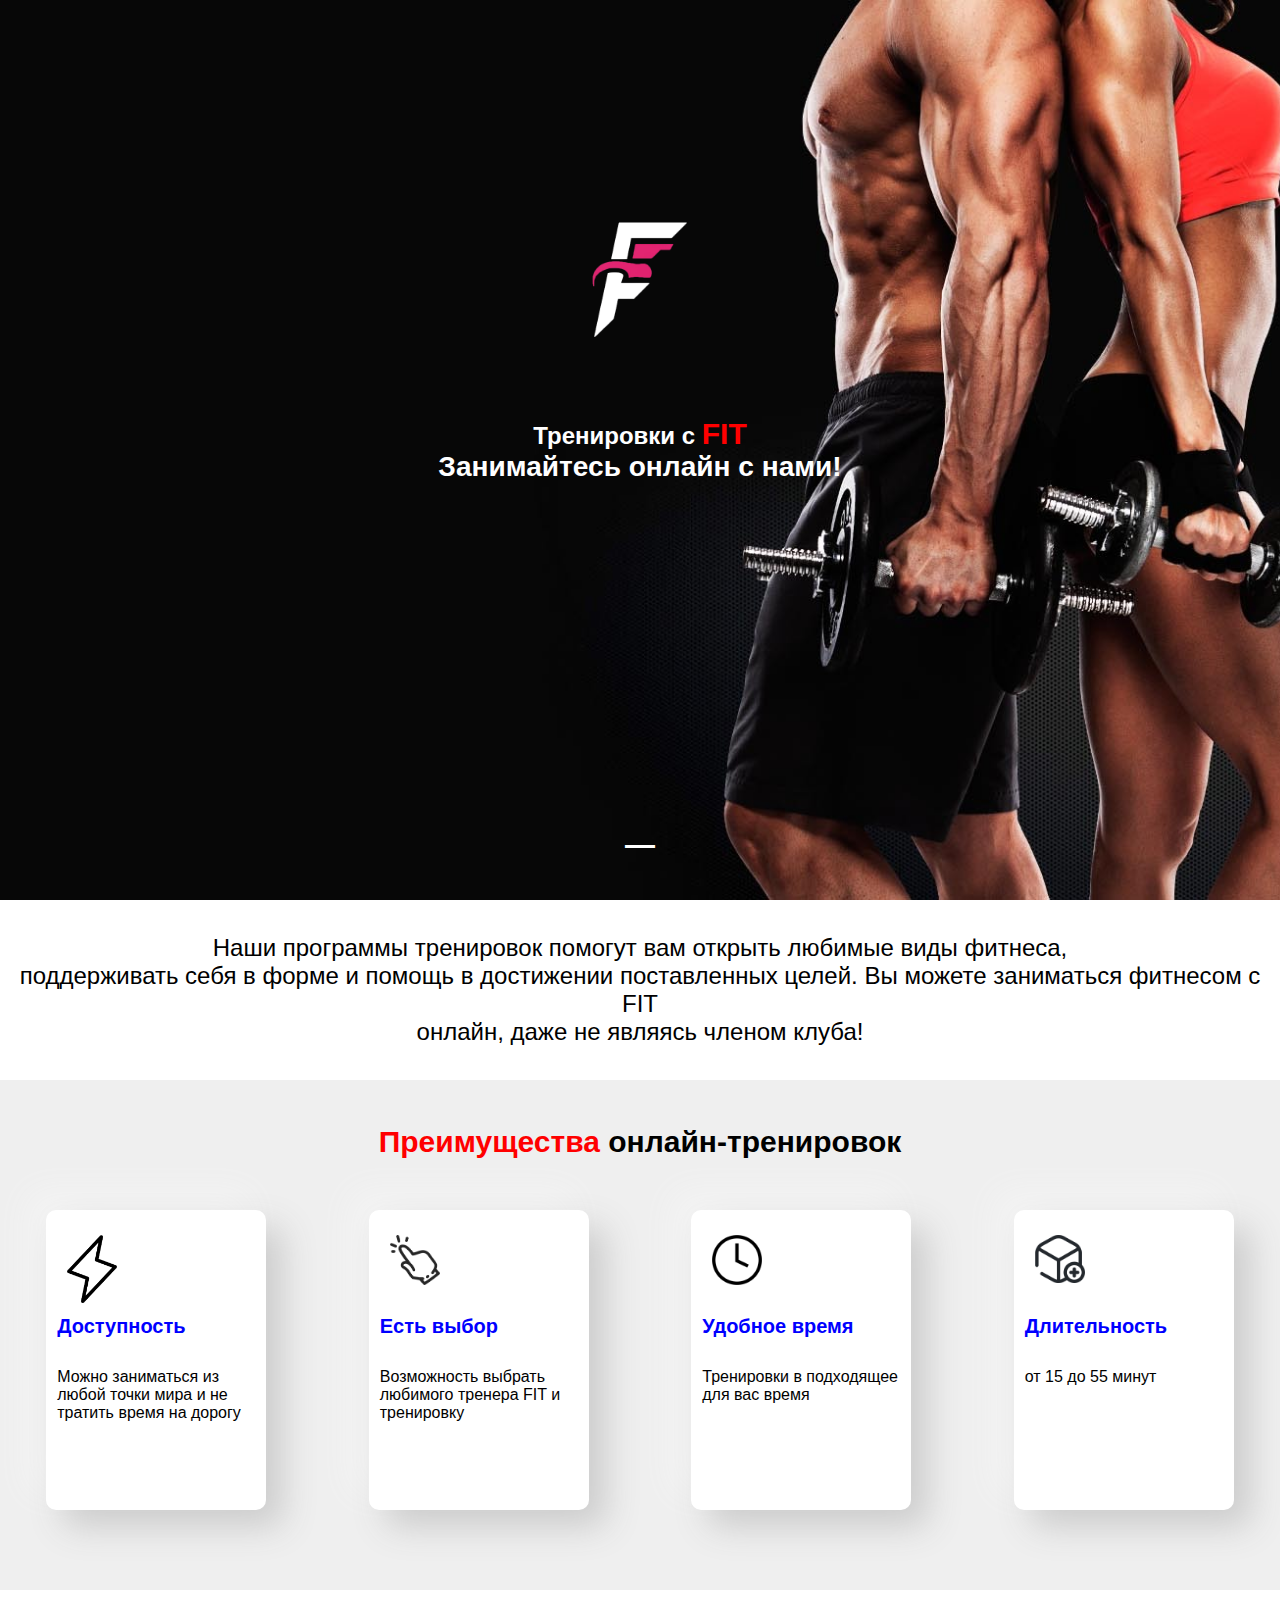
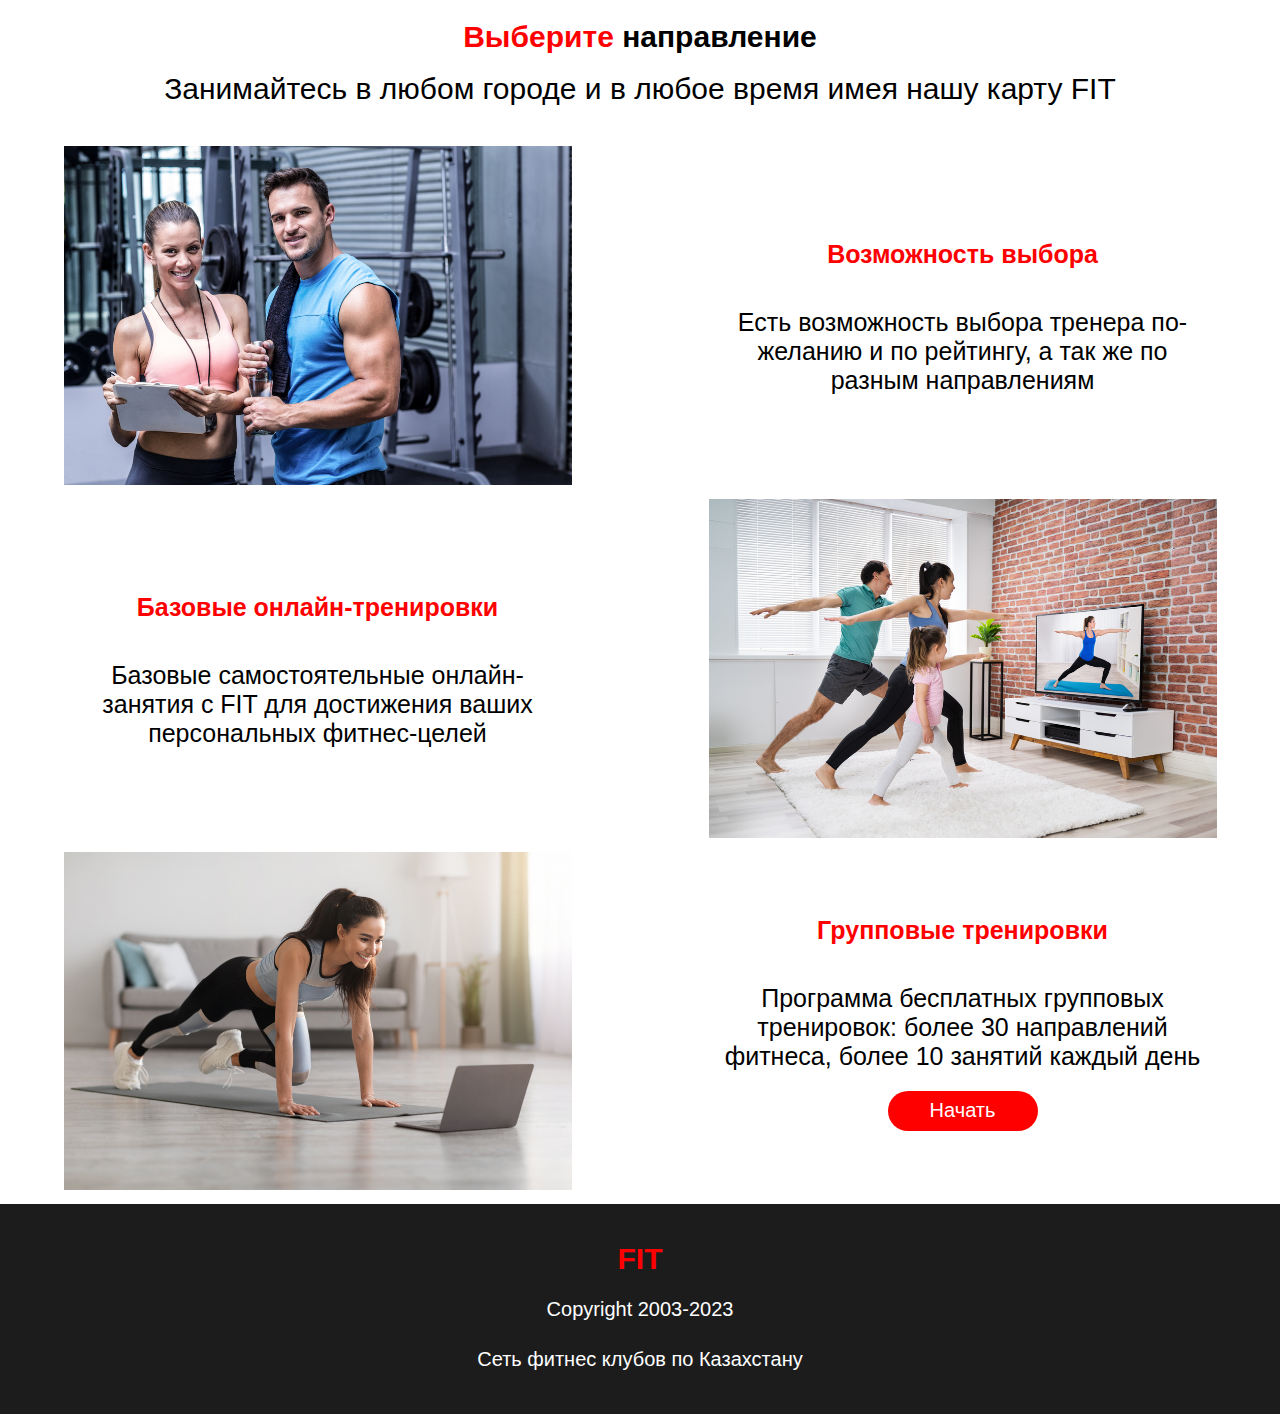
<file: index.html>
<!DOCTYPE html>
<html lang="en">
<head>
    <meta charset="UTF-8">
    <meta name="viewport" content="width=device-width, initial-scale=1.0">
    <title>Document</title>
    <link rel="stylesheet" href="css/style.css">
</head>
<body>
    <div class="block">
        <div class="header">
            <img src="icon/logo.png" alt="">
            <p>Тренировки с <span class="fit">FIT</span></p>
            <h3>Занимайтесь онлайн с нами!</h3>
            <a href="#hh">&#8213;</a>
        </div>
        <div class="info" id="hh">
            <p>Наши программы тренировок помогут вам открыть любимые виды фитнеса,<br> 
                поддерживать себя в форме и помощь в достижении поставленных целей. Вы можете заниматься фитнесом с FIT <br>
                онлайн, даже не являясь членом клуба!</p>
        </div>
        <div class="prime">
            <h3><span class="primeSpan">Преимущества</span> онлайн-тренировок</h3>
                <div class="content"><div class="c1"><h4>Доступность</h4><p class="textCon">Можно заниматься из любой точки мира и не тратить время на дорогу</p></div></div>
                <div class="content"><div class="c2"><h4>Есть выбор</h4><p class="textCon">Возможность выбрать любимого тренера FIT и тренировку</p></div></div>
                <div class="content"><div class="c3"><h4>Удобное время</h4><p class="textCon">Тренировки в подходящее для вас время</p></div></div>
                <div class="content"><div class="c4"><h4>Длительность</h4><p class="textCon">от 15 до 55 минут</p></div></div>
        </div>
        <div class="plan">
            <div class="headPlan"><p class="primeP"><span>Выберите</span> направление</p><br>
             <p>Занимайтесь в любом городе и в любое время имея нашу карту FIT </p>
            </div>
            <div class="conPlan">
                <div class="img">
                    <img src="img/1.jpg" alt="error photo">
                </div>
                <div class="text">
                    <span>Возможность выбора </span><br><p>Есть возможность выбора тренера по-желанию и по рейтингу, а так же по разным направлениям</p>
                </div>
            </div>
            <div class="conPlan" id="mid">
                <div class="text">
                    <span>Базовые онлайн-тренировки </span><br><p> Базовые самостоятельные онлайн-занятия с FIT для достижения ваших персональных фитнес-целей</p>
                </div>
                <div class="img">
                    <img src="img/2.jpg" alt="">
                </div>
            </div>        
            <div class="conPlan">
                <div class="img">
                    <img src="img/3.jpg" alt="">
                </div>
                <div class="text">
                    <span>Групповые тренировки</span><br>
                    <p> Программа бесплатных групповых тренировок: более 30 направлений фитнеса, более 10 занятий каждый день</p>
                    <a href="html/location.html" id="BTN">Начать</a>
                </div>
            </div>
        </div>
        <div class="footer">
            <p>
                <span>FIT</span>
                Copyright 2003-2023 <br>
                Сеть фитнес клубов по Казахстану
            </p>
        </div>
    </div>
</body>
</html>
</file>
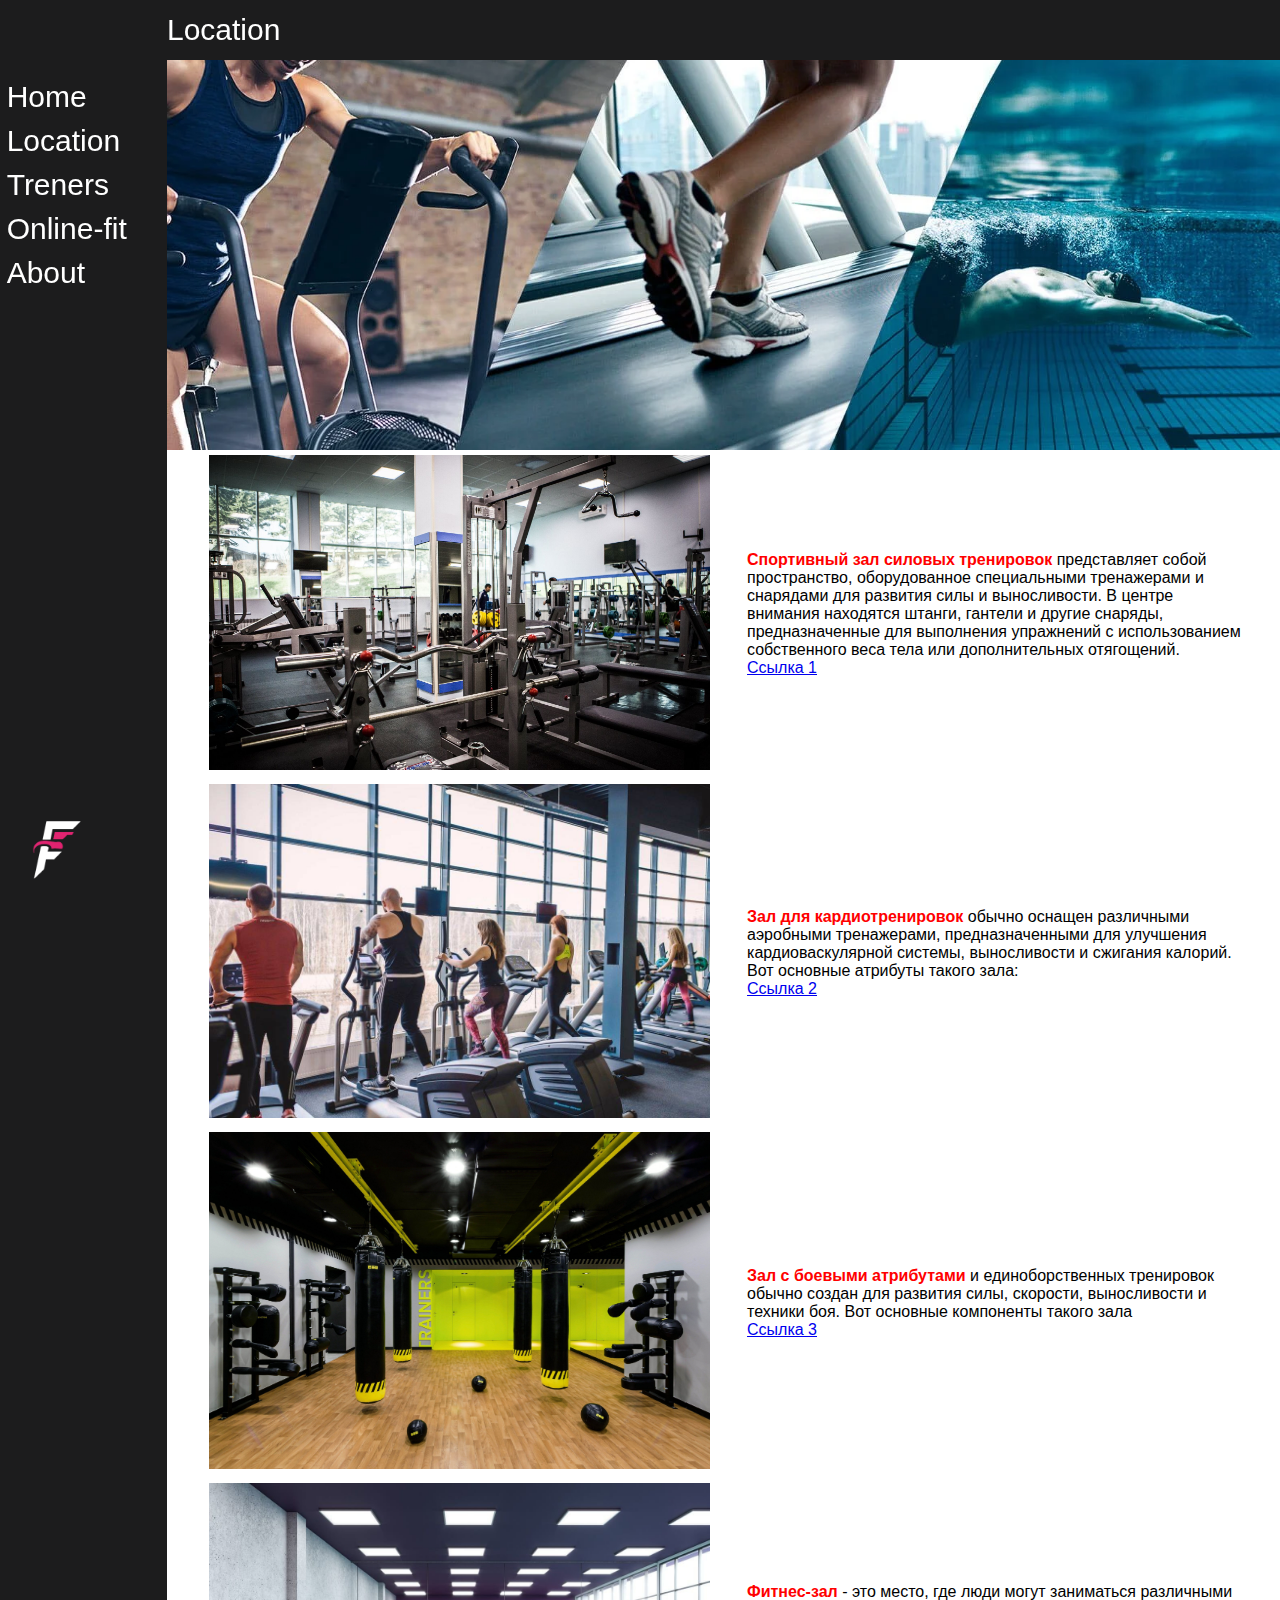
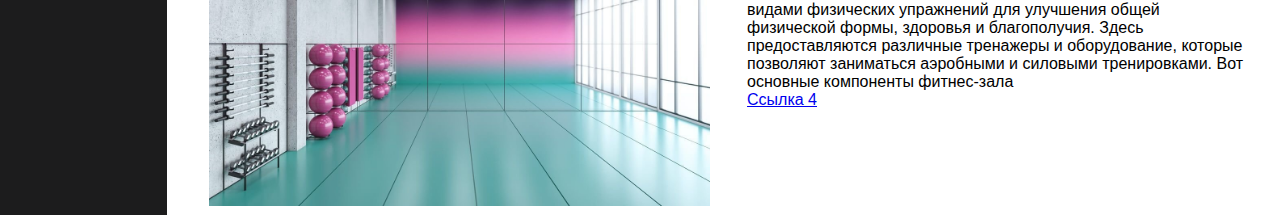
<file: html/location.html>
<!DOCTYPE html>
<html lang="en">
<head>
    <meta charset="UTF-8">
    <meta name="viewport" content="width=device-width, initial-scale=1.0">
    <title>Document</title> 
    <link rel="stylesheet" href="../css/location.css">
</head>
<body>
    <div class="block">
        <div class="header2"></div>
        <div class="header">
            <ul class="main">
                <li><a href="../index.html"><p>Home</p></a></li>
                <li><a href="location.html"><p>Location</p></a></li>
                <li><a href="treners.html"><p>Treners</p></a></li>
                <li><a href="online.html"><p>Online-fit</p></a></li>
                <li><a href="http://"><p>About</p></a></li>
            </ul>
        </div>

        <div class="content">
            <div class="contentHeader">
                <p>Location</p>
            </div>

            <div class="conHeadImg"></div>

            <div class="blocks">
                <div class="img">
                    <img src="../img/sel.jpg" alt="">
                </div>
                <div class="text">                    
                        <p><b style="color:red">Спортивный зал силовых тренировок</b> представляет собой пространство, оборудованное специальными тренажерами и снарядами для развития силы и выносливости. В центре внимания находятся штанги, гантели и другие снаряды, предназначенные для выполнения упражнений с использованием собственного веса тела или дополнительных отягощений.</p>
                        <p><b>Штанги и гантели:</b> Это основные инструменты для силовых тренировок. Штанги различной весовой категории позволяют наращивать силу и массу мышц, выполняя упражнения, такие как приседания, жимы, тяги и подтягивания. Гантели также используются для множества упражнений, обеспечивая большую свободу движений.</p>
                        <p><b>Тренажеры:</b> Дополнительно к штангам и гантелям, многие залы оборудуются специальными тренажерами, направленными на развитие определенных групп мышц. Это могут быть тренажеры для ног, груди, спины, плеч и других частей тела. </p>
                        <p><b>Стойки и скамьи:</b> Важные элементы для безопасного и эффективного выполнения упражнений с штангой. Стойки предназначены для поддержки штанги при выполнении упражнений типа жима, а скамьи используются для поддержки тела в положении лежа при жиме и других упражнениях. </p>                    
                        <p><a href="#" class="info-link" data-info="<p><b>Штанги и гантели:</b> Это основные инструменты для силовых тренировок. Штанги различной весовой категории позволяют наращивать силу и массу мышц, выполняя упражнения, такие как приседания, жимы, тяги и подтягивания. Гантели также используются для множества упражнений, обеспечивая большую свободу движений.</p>
                            <p><b>Тренажеры:</b> Дополнительно к штангам и гантелям, многие залы оборудуются специальными тренажерами, направленными на развитие определенных групп мышц. Это могут быть тренажеры для ног, груди, спины, плеч и других частей тела. </p>
                            <p><b>Стойки и скамьи:</b> Важные элементы для безопасного и эффективного выполнения упражнений с штангой. Стойки предназначены для поддержки штанги при выполнении упражнений типа жима, а скамьи используются для поддержки тела в положении лежа при жиме и других упражнениях. </p>">Ссылка 1</a></p>
                    </div>
            </div>

            <div class="blocks">
                <div class="img">
                    <img src="../img/velo.jpeg" alt="">
                </div>
                <div class="text">                    
                        <p><b style="color:red">Зал для кардиотренировок</b> обычно оснащен различными аэробными тренажерами, предназначенными для улучшения кардиоваскулярной системы, выносливости и сжигания калорий. Вот основные атрибуты такого зала: </p>
                        <p><b>Беговые дорожки:</b> Это один из самых популярных аэробных тренажеров. Беговые дорожки предлагают возможность бега и ходьбы на месте с регулируемой скоростью и уклоном. Они обычно имеют встроенные программы тренировок, измеряют пульс и расстояние, что позволяет пользователям отслеживать свой прогресс. </p>
                        <p><b>Эллиптические тренажеры:</b> Эллиптические тренажеры обеспечивают нагрузку на нижние и верхние конечности, а также на сердечно-сосудистую систему, при этом снижая нагрузку на суставы. Они позволяют проводить кардиотренировки без ударных нагрузок. </p>
                        <p><b>Велотренажеры:</b> Велотренажеры представляют собой аппараты, имитирующие велосипедную езду. Они могут быть вертикальными или горизонтальными. Велотренажеры эффективны для укрепления нижних конечностей и кардиоваскулярной системы.</p> 
                        <p> <a href="#" class="info-link" data-info="<p><b>Беговые дорожки:</b> Это один из самых популярных аэробных тренажеров. Беговые дорожки предлагают возможность бега и ходьбы на месте с регулируемой скоростью и уклоном. Они обычно имеют встроенные программы тренировок, измеряют пульс и расстояние, что позволяет пользователям отслеживать свой прогресс. </p>
                            <p><b>Эллиптические тренажеры:</b> Эллиптические тренажеры обеспечивают нагрузку на нижние и верхние конечности, а также на сердечно-сосудистую систему, при этом снижая нагрузку на суставы. Они позволяют проводить кардиотренировки без ударных нагрузок. </p>
                            <p><b>Велотренажеры:</b> Велотренажеры представляют собой аппараты, имитирующие велосипедную езду. Они могут быть вертикальными или горизонтальными. Велотренажеры эффективны для укрепления нижних конечностей и кардиоваскулярной системы.</p> ">Ссылка 2</a></p>
                    </div>
            </div>

            <div class="blocks">
                <div class="img">
                    <img src="../img/box.jpg" alt="">
                </div>
                <div class="text">
                        <p><b style="color:red">Зал с боевыми атрибутами</b> и единоборственных тренировок обычно создан для развития силы, скорости, выносливости и техники боя. Вот основные компоненты такого зала </p>
                        <p><b>Груши и мешки:</b> Это основные элементы зала. Груши могут быть различных размеров и форм, включая круглые, узкие (более похожие на мешки) и большие боксерские мешки. Они используются для тренировки ударов руками, ногами, локтями и коленями. </p>
                        <p><b>Стойки и крепления:</b> Для установки груш и мешков используются специальные стойки и крепления, которые обеспечивают безопасное и устойчивое размещение. </p>
                        <p><b>Тренировочные площадки:</b> Некоторые залы предоставляют специальные тренировочные площадки, которые имитируют ринги для бокса, борьбы или других единоборств. Это позволяет проводить спарринги и симулировать боевые ситуации. </p> 
                        <p><a href="#" class="info-link" data-info="<p><b>Груши и мешки:</b> Это основные элементы зала. Груши могут быть различных размеров и форм, включая круглые, узкие (более похожие на мешки) и большие боксерские мешки. Они используются для тренировки ударов руками, ногами, локтями и коленями. </p>
                            <p><b>Стойки и крепления:</b> Для установки груш и мешков используются специальные стойки и крепления, которые обеспечивают безопасное и устойчивое размещение. </p>
                            <p><b>Тренировочные площадки:</b> Некоторые залы предоставляют специальные тренировочные площадки, которые имитируют ринги для бокса, борьбы или других единоборств. Это позволяет проводить спарринги и симулировать боевые ситуации. </p> ">Ссылка 3</a></p>
                    </div>
            </div>

            <div class="blocks">
                <div class="img">
                    <img src="../img/fit.jpg" alt="">
                </div>
                <div class="text">
                        <p><b style="color:red">Фитнес-зал</b> - это место, где люди могут заниматься различными видами физических упражнений для улучшения общей физической формы, здоровья и благополучия. Здесь предоставляются различные тренажеры и оборудование, которые позволяют заниматься аэробными и силовыми тренировками. Вот основные компоненты фитнес-зала </p>
                        <p><b>Кардиооборудование:</b> Это включает в себя беговые дорожки, велотренажеры, эллиптические тренажеры, степперы и рампы. Кардиотренировки помогают улучшить сердечно-сосудистую выносливость, сжигают калории и улучшают общее здоровье. </p>
                        <p><b>Силовое оборудование:</b> Зал также оборудован различными силовыми тренажерами и грузами для работы над различными группами мышц. Сюда могут входить штанги, гантели, машины для подтягиваний, тяг и другие упражнения. </p>
                        <p><b>Функциональные тренировки:</b> Этот раздел включает в себя свободные веса, TRX-ленты, медицинские мячи, балансные платформы и другие приспособления, которые помогают улучшить гибкость, координацию, равновесие и функциональную силу. </p>
                        <p><b>Групповые занятия:</b> Многие фитнес-залы предлагают групповые занятия по различным направлениям, таким как йога, пилатес, зумба, аэробика, кардио-бокс и многое другое. Эти занятия обычно проводятся под руководством инструкторов и приносят дополнительную мотивацию и социальную атмосферу. </p>
                        <p><a href="#" class="info-link" data-info="<b>Кардиооборудование:</b> Это включает в себя беговые дорожки, велотренажеры, эллиптические тренажеры, степперы и рампы. Кардиотренировки помогают улучшить сердечно-сосудистую выносливость, сжигают калории и улучшают общее здоровье. <p><b>Силовое оборудование:</b> Зал также оборудован различными силовыми тренажерами и грузами для работы над различными группами мышц. Сюда могут входить штанги, гантели, машины для подтягиваний, тяг и другие упражнения. </p>
                            <p><b>Функциональные тренировки:</b> Этот раздел включает в себя свободные веса, TRX-ленты, медицинские мячи, балансные платформы и другие приспособления, которые помогают улучшить гибкость, координацию, равновесие и функциональную силу. </p>
                            <p><b>Групповые занятия:</b> Многие фитнес-залы предлагают групповые занятия по различным направлениям, таким как йога, пилатес, зумба, аэробика, кардио-бокс и многое другое. Эти занятия обычно проводятся под руководством инструкторов и приносят дополнительную мотивацию и социальную атмосферу. </p>">Ссылка 4</a></p>
                    </div>
            </div>

        </div>
    </div>
      <!-- Модальное окно -->
    <div id="myModal" class="modal">
        <div class="modal-content">
        <span onclick="closeModal()" style="float: right; cursor: pointer;">&times;</span>
        <p id="infoText"></p>
        </div>
    </div>
    <script src="../js/script.js"></script>
</body>
</html>
</file>
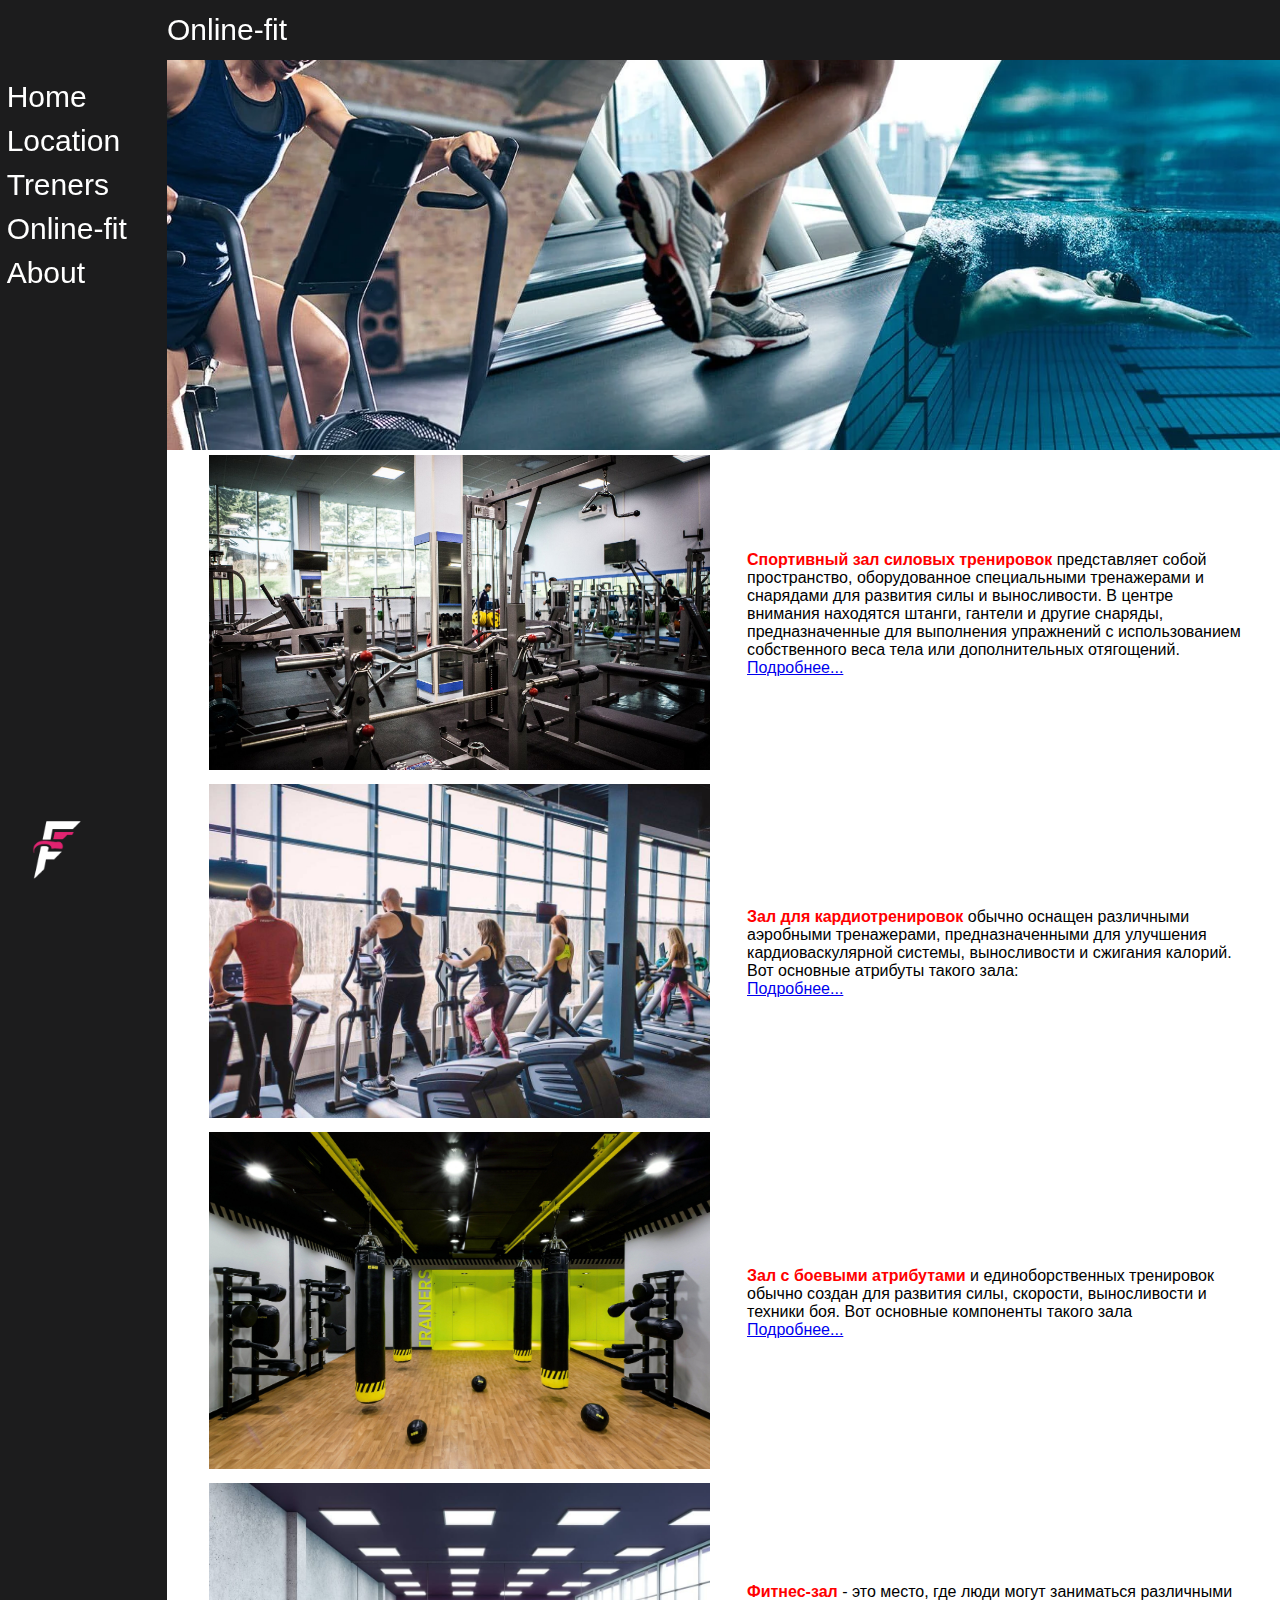
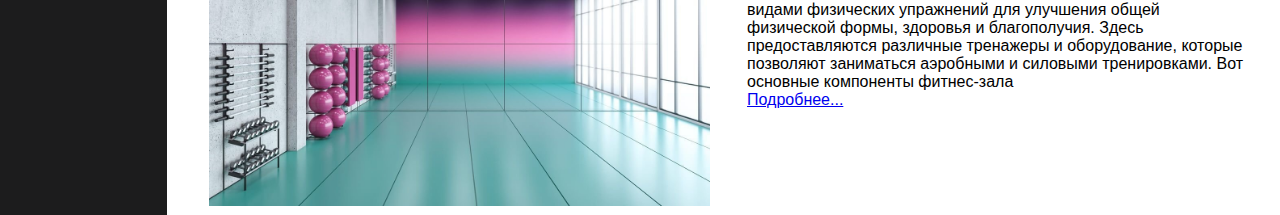
<file: html/online.html>
<!DOCTYPE html>
<html lang="en">
<head>
    <meta charset="UTF-8">
    <meta name="viewport" content="width=device-width, initial-scale=1.0">
    <title>Document</title> 
    <link rel="stylesheet" href="../css/online.css">
</head>
<body>
    <div class="block">
        <div class="header2"></div>
        <div class="header">
            <ul class="main">
                <li><a href="../index.html"><p>Home</p></a></li>
                <li><a href="location.html"><p>Location</p></a></li>
                <li><a href="treners.html"><p>Treners</p></a></li>
                <li><a href="online.html"><p>Online-fit</p></a></li>
                <li><a href="http://"><p>About</p></a></li>
            </ul>
        </div>

        <div class="content">
            <div class="contentHeader">
                <p>Online-fit</p>
            </div>

            <div class="conHeadImg"></div>

            <div class="blocks">
                <div class="img">
                    <img src="../img/sel.jpg" alt="">
                </div>
                <div class="text">                    
                        <p><b style="color:red">Спортивный зал силовых тренировок</b> представляет собой пространство, оборудованное специальными тренажерами и снарядами для развития силы и выносливости. В центре внимания находятся штанги, гантели и другие снаряды, предназначенные для выполнения упражнений с использованием собственного веса тела или дополнительных отягощений.</p>
                        <p><b>Штанги и гантели:</b> Это основные инструменты для силовых тренировок. Штанги различной весовой категории позволяют наращивать силу и массу мышц, выполняя упражнения, такие как приседания, жимы, тяги и подтягивания. Гантели также используются для множества упражнений, обеспечивая большую свободу движений.</p>
                        <p><b>Тренажеры:</b> Дополнительно к штангам и гантелям, многие залы оборудуются специальными тренажерами, направленными на развитие определенных групп мышц. Это могут быть тренажеры для ног, груди, спины, плеч и других частей тела. </p>
                        <p><b>Стойки и скамьи:</b> Важные элементы для безопасного и эффективного выполнения упражнений с штангой. Стойки предназначены для поддержки штанги при выполнении упражнений типа жима, а скамьи используются для поддержки тела в положении лежа при жиме и других упражнениях. </p>                    
                        <p><a href="#" class="info-link" data-info="<p><b>Штанги и гантели:</b> Это основные инструменты для силовых тренировок. Штанги различной весовой категории позволяют наращивать силу и массу мышц, выполняя упражнения, такие как приседания, жимы, тяги и подтягивания. Гантели также используются для множества упражнений, обеспечивая большую свободу движений.</p>
                            <p><b>Тренажеры:</b> Дополнительно к штангам и гантелям, многие залы оборудуются специальными тренажерами, направленными на развитие определенных групп мышц. Это могут быть тренажеры для ног, груди, спины, плеч и других частей тела. </p>
                            <p><b>Стойки и скамьи:</b> Важные элементы для безопасного и эффективного выполнения упражнений с штангой. Стойки предназначены для поддержки штанги при выполнении упражнений типа жима, а скамьи используются для поддержки тела в положении лежа при жиме и других упражнениях. </p>">Подробнее...</a></p>
                    </div>
            </div>

            <div class="blocks">
                <div class="img">
                    <img src="../img/velo.jpeg" alt="">
                </div>
                <div class="text">                    
                        <p><b style="color:red">Зал для кардиотренировок</b> обычно оснащен различными аэробными тренажерами, предназначенными для улучшения кардиоваскулярной системы, выносливости и сжигания калорий. Вот основные атрибуты такого зала: </p>
                        <p><b>Беговые дорожки:</b> Это один из самых популярных аэробных тренажеров. Беговые дорожки предлагают возможность бега и ходьбы на месте с регулируемой скоростью и уклоном. Они обычно имеют встроенные программы тренировок, измеряют пульс и расстояние, что позволяет пользователям отслеживать свой прогресс. </p>
                        <p><b>Эллиптические тренажеры:</b> Эллиптические тренажеры обеспечивают нагрузку на нижние и верхние конечности, а также на сердечно-сосудистую систему, при этом снижая нагрузку на суставы. Они позволяют проводить кардиотренировки без ударных нагрузок. </p>
                        <p><b>Велотренажеры:</b> Велотренажеры представляют собой аппараты, имитирующие велосипедную езду. Они могут быть вертикальными или горизонтальными. Велотренажеры эффективны для укрепления нижних конечностей и кардиоваскулярной системы.</p> 
                        <p> <a href="#" class="info-link" data-info="<p><b>Беговые дорожки:</b> Это один из самых популярных аэробных тренажеров. Беговые дорожки предлагают возможность бега и ходьбы на месте с регулируемой скоростью и уклоном. Они обычно имеют встроенные программы тренировок, измеряют пульс и расстояние, что позволяет пользователям отслеживать свой прогресс. </p>
                            <p><b>Эллиптические тренажеры:</b> Эллиптические тренажеры обеспечивают нагрузку на нижние и верхние конечности, а также на сердечно-сосудистую систему, при этом снижая нагрузку на суставы. Они позволяют проводить кардиотренировки без ударных нагрузок. </p>
                            <p><b>Велотренажеры:</b> Велотренажеры представляют собой аппараты, имитирующие велосипедную езду. Они могут быть вертикальными или горизонтальными. Велотренажеры эффективны для укрепления нижних конечностей и кардиоваскулярной системы.</p> ">Подробнее...</a></p>
                    </div>
            </div>

            <div class="blocks">
                <div class="img">
                    <img src="../img/box.jpg" alt="">
                </div>
                <div class="text">
                        <p><b style="color:red">Зал с боевыми атрибутами</b> и единоборственных тренировок обычно создан для развития силы, скорости, выносливости и техники боя. Вот основные компоненты такого зала </p>
                        <p><b>Груши и мешки:</b> Это основные элементы зала. Груши могут быть различных размеров и форм, включая круглые, узкие (более похожие на мешки) и большие боксерские мешки. Они используются для тренировки ударов руками, ногами, локтями и коленями. </p>
                        <p><b>Стойки и крепления:</b> Для установки груш и мешков используются специальные стойки и крепления, которые обеспечивают безопасное и устойчивое размещение. </p>
                        <p><b>Тренировочные площадки:</b> Некоторые залы предоставляют специальные тренировочные площадки, которые имитируют ринги для бокса, борьбы или других единоборств. Это позволяет проводить спарринги и симулировать боевые ситуации. </p> 
                        <p><a href="#" class="info-link" data-info="<p><b>Груши и мешки:</b> Это основные элементы зала. Груши могут быть различных размеров и форм, включая круглые, узкие (более похожие на мешки) и большие боксерские мешки. Они используются для тренировки ударов руками, ногами, локтями и коленями. </p>
                            <p><b>Стойки и крепления:</b> Для установки груш и мешков используются специальные стойки и крепления, которые обеспечивают безопасное и устойчивое размещение. </p>
                            <p><b>Тренировочные площадки:</b> Некоторые залы предоставляют специальные тренировочные площадки, которые имитируют ринги для бокса, борьбы или других единоборств. Это позволяет проводить спарринги и симулировать боевые ситуации. </p> ">Подробнее...</a></p>
                    </div>
            </div>

            <div class="blocks">
                <div class="img">
                    <img src="../img/fit.jpg" alt="">
                </div>
                <div class="text">
                        <p><b style="color:red">Фитнес-зал</b> - это место, где люди могут заниматься различными видами физических упражнений для улучшения общей физической формы, здоровья и благополучия. Здесь предоставляются различные тренажеры и оборудование, которые позволяют заниматься аэробными и силовыми тренировками. Вот основные компоненты фитнес-зала </p>
                        <p><b>Кардиооборудование:</b> Это включает в себя беговые дорожки, велотренажеры, эллиптические тренажеры, степперы и рампы. Кардиотренировки помогают улучшить сердечно-сосудистую выносливость, сжигают калории и улучшают общее здоровье. </p>
                        <p><b>Силовое оборудование:</b> Зал также оборудован различными силовыми тренажерами и грузами для работы над различными группами мышц. Сюда могут входить штанги, гантели, машины для подтягиваний, тяг и другие упражнения. </p>
                        <p><b>Функциональные тренировки:</b> Этот раздел включает в себя свободные веса, TRX-ленты, медицинские мячи, балансные платформы и другие приспособления, которые помогают улучшить гибкость, координацию, равновесие и функциональную силу. </p>
                        <p><b>Групповые занятия:</b> Многие фитнес-залы предлагают групповые занятия по различным направлениям, таким как йога, пилатес, зумба, аэробика, кардио-бокс и многое другое. Эти занятия обычно проводятся под руководством инструкторов и приносят дополнительную мотивацию и социальную атмосферу. </p>
                        <p><a href="#" class="info-link" data-info="<b>Кардиооборудование:</b> Это включает в себя беговые дорожки, велотренажеры, эллиптические тренажеры, степперы и рампы. Кардиотренировки помогают улучшить сердечно-сосудистую выносливость, сжигают калории и улучшают общее здоровье. <p><b>Силовое оборудование:</b> Зал также оборудован различными силовыми тренажерами и грузами для работы над различными группами мышц. Сюда могут входить штанги, гантели, машины для подтягиваний, тяг и другие упражнения. </p>
                            <p><b>Функциональные тренировки:</b> Этот раздел включает в себя свободные веса, TRX-ленты, медицинские мячи, балансные платформы и другие приспособления, которые помогают улучшить гибкость, координацию, равновесие и функциональную силу. </p>
                            <p><b>Групповые занятия:</b> Многие фитнес-залы предлагают групповые занятия по различным направлениям, таким как йога, пилатес, зумба, аэробика, кардио-бокс и многое другое. Эти занятия обычно проводятся под руководством инструкторов и приносят дополнительную мотивацию и социальную атмосферу. </p>">Подробнее...</a></p>
                    </div>
            </div>

        </div>
    </div>
      <!-- Модальное окно -->
    <div id="myModal" class="modal">
        <div class="modal-content">
        <span onclick="closeModal()" style="float: right; cursor: pointer;">&times;</span>
        <p id="infoText"></p>
        </div>
    </div>
    <script src="../js/script.js"></script>
</body>
</html>
</file>
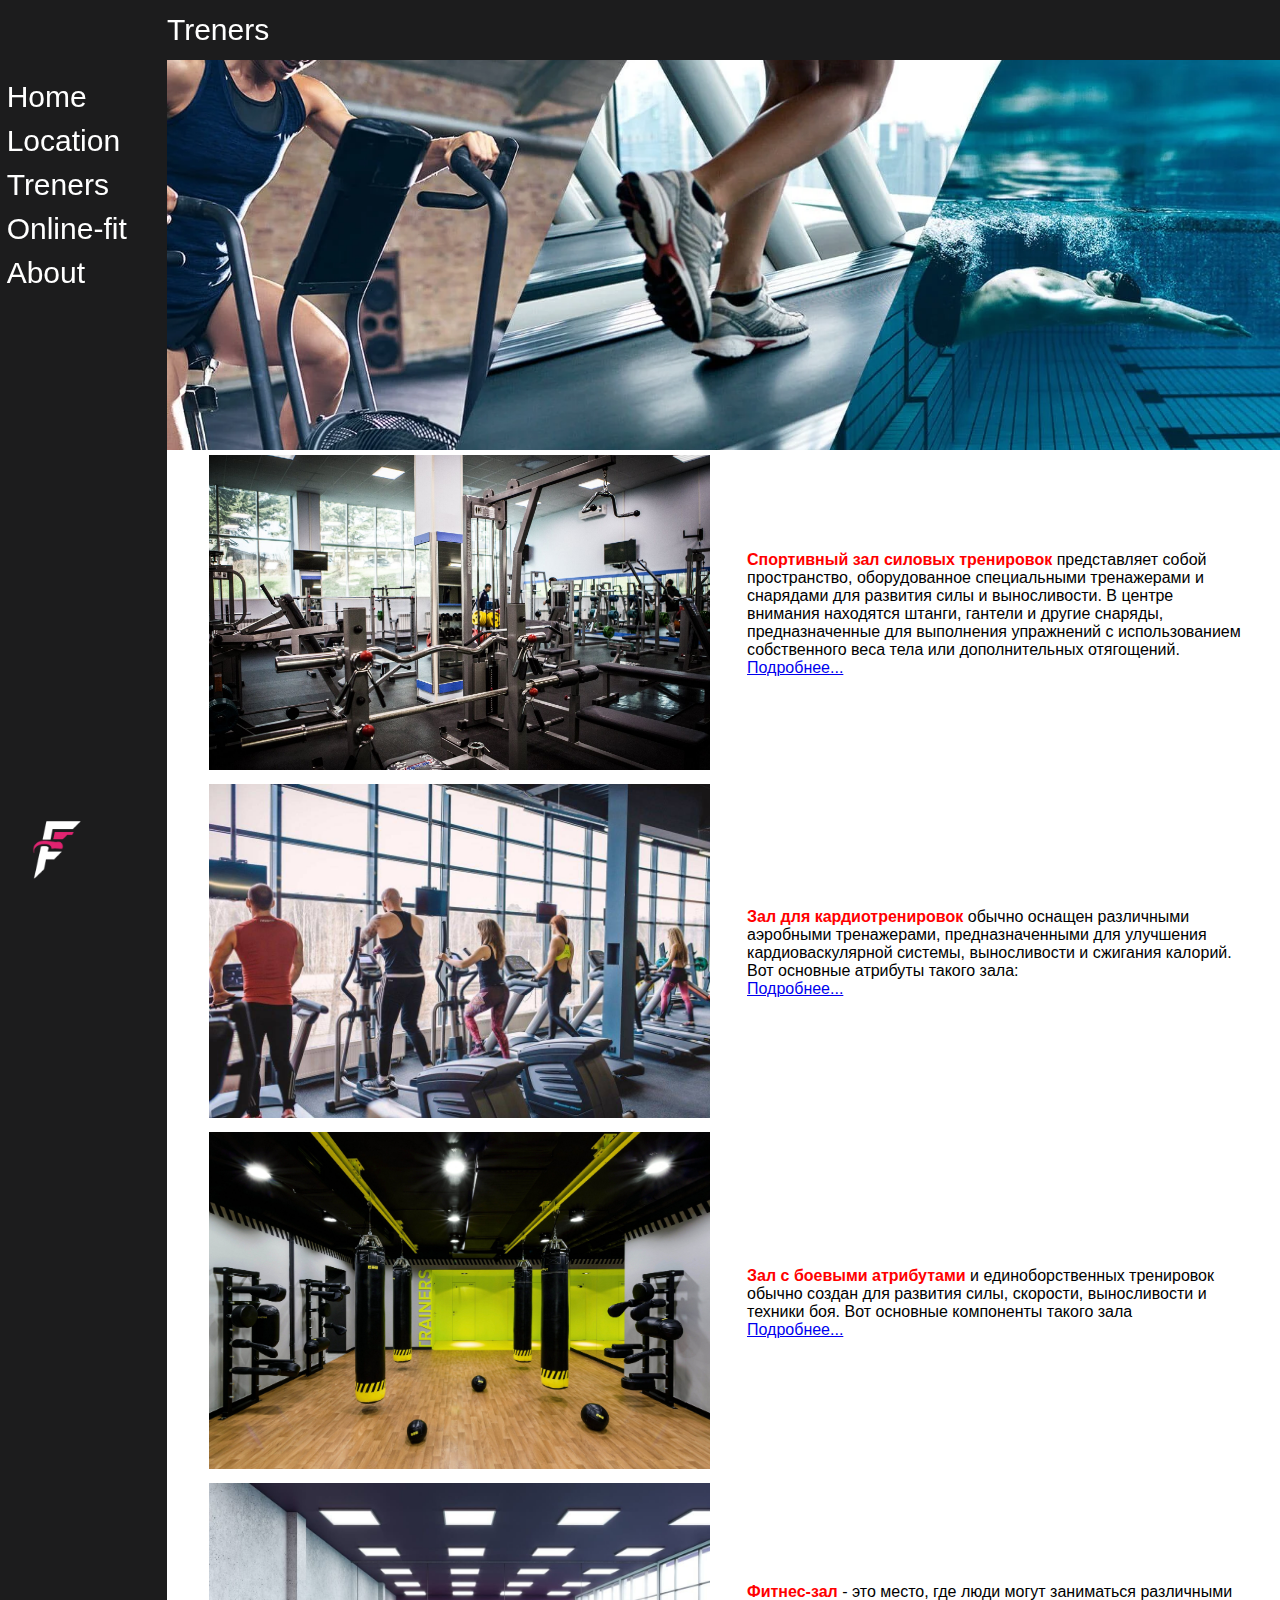
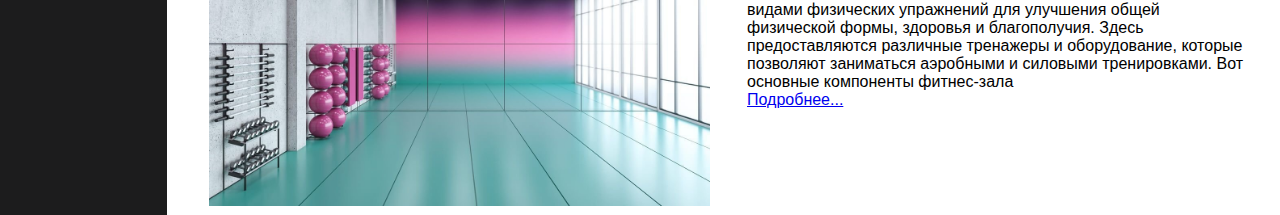
<file: html/treners.html>
<!DOCTYPE html>
<html lang="en">
<head>
    <meta charset="UTF-8">
    <meta name="viewport" content="width=device-width, initial-scale=1.0">
    <title>Document</title> 
    <link rel="stylesheet" href="../css/treners.css">
</head>
<body>
    <div class="block">
        <div class="header2"></div>
        <div class="header">
            <ul class="main">
                <li><a href="../index.html"><p>Home</p></a></li>
                <li><a href="location.html"><p>Location</p></a></li>
                <li><a href="treners.html"><p>Treners</p></a></li>
                <li><a href="online.html"><p>Online-fit</p></a></li>
                <li><a href="http://"><p>About</p></a></li>
            </ul>
        </div>

        <div class="content">
            <div class="contentHeader">
                <p>Treners</p>
            </div>

            <div class="conHeadImg"></div>

            <div class="blocks">
                <div class="img">
                    <img src="../img/sel.jpg" alt="">
                </div>
                <div class="text">                    
                        <p><b style="color:red">Спортивный зал силовых тренировок</b> представляет собой пространство, оборудованное специальными тренажерами и снарядами для развития силы и выносливости. В центре внимания находятся штанги, гантели и другие снаряды, предназначенные для выполнения упражнений с использованием собственного веса тела или дополнительных отягощений.</p>
                        <p><b>Штанги и гантели:</b> Это основные инструменты для силовых тренировок. Штанги различной весовой категории позволяют наращивать силу и массу мышц, выполняя упражнения, такие как приседания, жимы, тяги и подтягивания. Гантели также используются для множества упражнений, обеспечивая большую свободу движений.</p>
                        <p><b>Тренажеры:</b> Дополнительно к штангам и гантелям, многие залы оборудуются специальными тренажерами, направленными на развитие определенных групп мышц. Это могут быть тренажеры для ног, груди, спины, плеч и других частей тела. </p>
                        <p><b>Стойки и скамьи:</b> Важные элементы для безопасного и эффективного выполнения упражнений с штангой. Стойки предназначены для поддержки штанги при выполнении упражнений типа жима, а скамьи используются для поддержки тела в положении лежа при жиме и других упражнениях. </p>                    
                        <p><a href="#" class="info-link" data-info="<p><b>Штанги и гантели:</b> Это основные инструменты для силовых тренировок. Штанги различной весовой категории позволяют наращивать силу и массу мышц, выполняя упражнения, такие как приседания, жимы, тяги и подтягивания. Гантели также используются для множества упражнений, обеспечивая большую свободу движений.</p>
                            <p><b>Тренажеры:</b> Дополнительно к штангам и гантелям, многие залы оборудуются специальными тренажерами, направленными на развитие определенных групп мышц. Это могут быть тренажеры для ног, груди, спины, плеч и других частей тела. </p>
                            <p><b>Стойки и скамьи:</b> Важные элементы для безопасного и эффективного выполнения упражнений с штангой. Стойки предназначены для поддержки штанги при выполнении упражнений типа жима, а скамьи используются для поддержки тела в положении лежа при жиме и других упражнениях. </p>">Подробнее...</a></p>
                    </div>
            </div>

            <div class="blocks">
                <div class="img">
                    <img src="../img/velo.jpeg" alt="">
                </div>
                <div class="text">                    
                        <p><b style="color:red">Зал для кардиотренировок</b> обычно оснащен различными аэробными тренажерами, предназначенными для улучшения кардиоваскулярной системы, выносливости и сжигания калорий. Вот основные атрибуты такого зала: </p>
                        <p><b>Беговые дорожки:</b> Это один из самых популярных аэробных тренажеров. Беговые дорожки предлагают возможность бега и ходьбы на месте с регулируемой скоростью и уклоном. Они обычно имеют встроенные программы тренировок, измеряют пульс и расстояние, что позволяет пользователям отслеживать свой прогресс. </p>
                        <p><b>Эллиптические тренажеры:</b> Эллиптические тренажеры обеспечивают нагрузку на нижние и верхние конечности, а также на сердечно-сосудистую систему, при этом снижая нагрузку на суставы. Они позволяют проводить кардиотренировки без ударных нагрузок. </p>
                        <p><b>Велотренажеры:</b> Велотренажеры представляют собой аппараты, имитирующие велосипедную езду. Они могут быть вертикальными или горизонтальными. Велотренажеры эффективны для укрепления нижних конечностей и кардиоваскулярной системы.</p> 
                        <p> <a href="#" class="info-link" data-info="<p><b>Беговые дорожки:</b> Это один из самых популярных аэробных тренажеров. Беговые дорожки предлагают возможность бега и ходьбы на месте с регулируемой скоростью и уклоном. Они обычно имеют встроенные программы тренировок, измеряют пульс и расстояние, что позволяет пользователям отслеживать свой прогресс. </p>
                            <p><b>Эллиптические тренажеры:</b> Эллиптические тренажеры обеспечивают нагрузку на нижние и верхние конечности, а также на сердечно-сосудистую систему, при этом снижая нагрузку на суставы. Они позволяют проводить кардиотренировки без ударных нагрузок. </p>
                            <p><b>Велотренажеры:</b> Велотренажеры представляют собой аппараты, имитирующие велосипедную езду. Они могут быть вертикальными или горизонтальными. Велотренажеры эффективны для укрепления нижних конечностей и кардиоваскулярной системы.</p> ">Подробнее...</a></p>
                    </div>
            </div>

            <div class="blocks">
                <div class="img">
                    <img src="../img/box.jpg" alt="">
                </div>
                <div class="text">
                        <p><b style="color:red">Зал с боевыми атрибутами</b> и единоборственных тренировок обычно создан для развития силы, скорости, выносливости и техники боя. Вот основные компоненты такого зала </p>
                        <p><b>Груши и мешки:</b> Это основные элементы зала. Груши могут быть различных размеров и форм, включая круглые, узкие (более похожие на мешки) и большие боксерские мешки. Они используются для тренировки ударов руками, ногами, локтями и коленями. </p>
                        <p><b>Стойки и крепления:</b> Для установки груш и мешков используются специальные стойки и крепления, которые обеспечивают безопасное и устойчивое размещение. </p>
                        <p><b>Тренировочные площадки:</b> Некоторые залы предоставляют специальные тренировочные площадки, которые имитируют ринги для бокса, борьбы или других единоборств. Это позволяет проводить спарринги и симулировать боевые ситуации. </p> 
                        <p><a href="#" class="info-link" data-info="<p><b>Груши и мешки:</b> Это основные элементы зала. Груши могут быть различных размеров и форм, включая круглые, узкие (более похожие на мешки) и большие боксерские мешки. Они используются для тренировки ударов руками, ногами, локтями и коленями. </p>
                            <p><b>Стойки и крепления:</b> Для установки груш и мешков используются специальные стойки и крепления, которые обеспечивают безопасное и устойчивое размещение. </p>
                            <p><b>Тренировочные площадки:</b> Некоторые залы предоставляют специальные тренировочные площадки, которые имитируют ринги для бокса, борьбы или других единоборств. Это позволяет проводить спарринги и симулировать боевые ситуации. </p> ">Подробнее...</a></p>
                    </div>
            </div>

            <div class="blocks">
                <div class="img">
                    <img src="../img/fit.jpg" alt="">
                </div>
                <div class="text">
                        <p><b style="color:red">Фитнес-зал</b> - это место, где люди могут заниматься различными видами физических упражнений для улучшения общей физической формы, здоровья и благополучия. Здесь предоставляются различные тренажеры и оборудование, которые позволяют заниматься аэробными и силовыми тренировками. Вот основные компоненты фитнес-зала </p>
                        <p><b>Кардиооборудование:</b> Это включает в себя беговые дорожки, велотренажеры, эллиптические тренажеры, степперы и рампы. Кардиотренировки помогают улучшить сердечно-сосудистую выносливость, сжигают калории и улучшают общее здоровье. </p>
                        <p><b>Силовое оборудование:</b> Зал также оборудован различными силовыми тренажерами и грузами для работы над различными группами мышц. Сюда могут входить штанги, гантели, машины для подтягиваний, тяг и другие упражнения. </p>
                        <p><b>Функциональные тренировки:</b> Этот раздел включает в себя свободные веса, TRX-ленты, медицинские мячи, балансные платформы и другие приспособления, которые помогают улучшить гибкость, координацию, равновесие и функциональную силу. </p>
                        <p><b>Групповые занятия:</b> Многие фитнес-залы предлагают групповые занятия по различным направлениям, таким как йога, пилатес, зумба, аэробика, кардио-бокс и многое другое. Эти занятия обычно проводятся под руководством инструкторов и приносят дополнительную мотивацию и социальную атмосферу. </p>
                        <p><a href="#" class="info-link" data-info="<b>Кардиооборудование:</b> Это включает в себя беговые дорожки, велотренажеры, эллиптические тренажеры, степперы и рампы. Кардиотренировки помогают улучшить сердечно-сосудистую выносливость, сжигают калории и улучшают общее здоровье. <p><b>Силовое оборудование:</b> Зал также оборудован различными силовыми тренажерами и грузами для работы над различными группами мышц. Сюда могут входить штанги, гантели, машины для подтягиваний, тяг и другие упражнения. </p>
                            <p><b>Функциональные тренировки:</b> Этот раздел включает в себя свободные веса, TRX-ленты, медицинские мячи, балансные платформы и другие приспособления, которые помогают улучшить гибкость, координацию, равновесие и функциональную силу. </p>
                            <p><b>Групповые занятия:</b> Многие фитнес-залы предлагают групповые занятия по различным направлениям, таким как йога, пилатес, зумба, аэробика, кардио-бокс и многое другое. Эти занятия обычно проводятся под руководством инструкторов и приносят дополнительную мотивацию и социальную атмосферу. </p>">Подробнее...</a></p>
                    </div>
            </div>

        </div>
    </div>
      <!-- Модальное окно -->
    <div id="myModal" class="modal">
        <div class="modal-content">
        <span onclick="closeModal()" style="float: right; cursor: pointer;">&times;</span>
        <p id="infoText"></p>
        </div>
    </div>
    <script src="../js/script.js"></script>
</body>
</html>
</file>
<file: css/style.css>
*{
    margin: 0;padding: 0;
}
:root{
    --font-family:'WorldClass', Arial, sans-serif;
}
.block{
    width: 100%;
    font-family: 'WorldClass', Arial, sans-serif;
    /* border: 1px solid blue; */
}
/* начальный блок */
.header{
    width: 100%;
    height: 100vh;
    display: flex;
    flex-direction: column;
    justify-content: center;
    align-items: center;
    /* background-image: url('../icon/logo.png');
    background-repeat: no-repeat;
    background-size: 150px;
    background-position: center center; */
    background-image: url('../img/head.jpg');
    background-repeat: no-repeat;
    background-size: cover;
    background-position: center;
    background-color: #efefef;
    font-size: 1.5em;
}
.header img{
    position: absolute;
    width: 200px;
    height: 200px;
    top: 20%;
    left: center;
}
.header p{
    color: #fff;
    font-weight: bold;
}
.header h3{
    color: #fff;
}
.fit{
    color: red; 
    font-weight: bolder;
    font-size: 30px;
}

.header a{
    position: absolute;
    top: 92%;
    left: center;
    color: #fff;
    text-decoration: none;
    font-size: 30px;
    font-weight: bold;
    animation: hh 1s linear infinite alternate;
}

@keyframes hh {
    0%{
        transform: translateY(0px);
    }
    100%{
        transform: translateY(10px);
    }
}


/* info box */
.info{
    width: 100%;
    height: 20vh;
    text-align: center;
    font-size: 1.5em;
    display: flex;
    align-items: center;
    justify-content: center;
    /* border: 1px solid green; */
}
.info p{
    margin: 10px;
}

/* блок преимущества */
.prime{
    width: 100%;
    background-color: #efefef;
    display: grid; 
    grid-template-columns: repeat(auto-fit, minmax(220px, 1fr)); 
    gap: 10px; 
    justify-items: center;
    align-items: center;
    padding-top: 100px;
    padding-bottom: 50px;
    /* border: 1px solid blue; */
} 
.content{
    width: 220px;
    height: 300px;
    border-radius: 10px;
    margin: 30px auto;
    display: flex;
    align-items: center;
    justify-content: center;
    background: #ffffff;
    box-shadow:  17px 17px 34px #cccccc,
             -17px -17px 34px #f4f4f4;
}
.prime h3{
    position: absolute;
    top: 125vh;
    font-size: 30px;
    text-align: center;
}
.primeSpan{
    color: red;
}
.content div{
    width: 90%;
    height: 90%;
    display: flex;
    flex-direction: column;
    align-items: flex-end;
    justify-content: flex-start;
}
.c1{
    background-image: url('../icon/1.png');
    background-repeat: no-repeat;
    background-size: 50px;
    background-position: 10px 10px;
}
.c2{
    background-image: url('../icon/2.png');
    background-repeat: no-repeat;
    background-size: 50px;
    background-position: 10px 10px;
}
.c3{
    background-image: url('../icon/3.png');
    background-repeat: no-repeat;
    background-size: 50px;
    background-position: 10px 10px;
}
.c4{
    background-image: url('../icon/4.png');
    background-repeat: no-repeat;
    background-size: 50px;
    background-position: 10px 10px;
}
.content h4{
    color: blue;
    font-size: 20px;
    margin-top: 90px;
    width: 100%;
}
.content p{
    margin-top: 30px;
    width: 100%;
}
/* блок план */

.plan{
    width: 100%;
    /* border: 1px solid red; */
}
.plan{
    width: 100%;
}
.headPlan{
    width: 100%;
    /* border: 1px solid red; */
    display: flex;
    justify-content: center;
    align-items: center;
    flex-direction: column;
    padding-top: 30px;
    padding-bottom: 30px;
}
.headPlan p{
    font-size: 30px;   
}
.primeP{
    font-weight: bold;
}
.primeP span{
    color: red;
}
.conPlan{
    width: 100%;
    display: grid; 
    grid-template-columns: repeat(auto-fit, minmax(300px, 1fr)); 
    gap: 10px; 
    justify-items: center;
    align-items: center;
    margin-top: 10px;
    margin-bottom: 10px;
}
.conPlan div{
    width: 80%;
    /* border: 1px solid red; */
}
.conPlan img{
    width: 100%;
}
.text{
    display: flex;
    flex-direction: column;
    justify-content: center;
    align-items: center;
    text-align: center;
    font-size: 25px;
    padding: 30px 20px;
    /* border: 1px solid red; */
}
.text span{
    color: red;
    font-weight: bold;
    margin-bottom: 10px;
}
.text p{
    padding-left: 10px;
    padding-right: 10px;
}
#BTN{
    width: 150px;
    height: 40px;
    background-color: red;
    color: white;
    border-radius: 20px;
    margin-top: 20px;
    border: none; 
    font-size: 20px;  
    text-decoration: none;
    display: flex;
    align-items: center;
    justify-content: center;
}

/* footer */
.footer{
    width: 100%;
    background-color: #1c1c1d;
    color: white;
    display: flex;
    flex-direction: column;
    justify-content: center;
    align-items: center;
    text-align: center;
    padding-top: 30px;
    padding-bottom: 30px;
    line-height: 50px;
    font-size: 20px;
}
.footer span{
    color: red;
    font-weight: bold;
    display: block;
    font-size: 30px;
}



@media screen and (max-width: 850px) {
    .text{
        font-size: 1.2em;
    }
}
@media screen and (max-width: 700px) {
    .info{
        font-size: 1.2em;
    }
    .headPlan p{
        font-size: 1.5em;   
        text-align: center;
    }
}
@media screen and (max-width: 610px) {
    #mid{
        display: flex;
        flex-direction: column-reverse;
    }
}
@media screen and (max-width: 535px) {
    .conPlan{
        width: 100%;
        font-size: 90%;
    }
    .conPlan div{
        width: 100%;
    }
    .prime h3{
        font-size: 1.5em;
    }
}
@media screen and (max-width: 500px) {
    .header{
        font-size: 1em;
    }
    .info{
        font-size: 1em;
    }
    .text{
        font-size: 1.3em;
    }
}
</file>
<file: css/location.css>
*{
    margin: 0;padding: 0;
}
div{
    /* border: 1px solid red; */
    font-family: 'WorldClass', Arial, sans-seri f;
}
.block{
    width: 100%;
    display: flex;
    flex-direction: row;
}
.header{
    width: 15%;
    background-color: #1c1c1d;
    display: flex;
    justify-content: center;
}
.header2{
    width: 13%;
    height: 100vh;
    position: fixed;
}
.content{
    width: 100%;
    background-color: #fff;
}
.main{
    width: 12%;
    height: 100vh;
    position: fixed;
    top: 80px;
    background-image: url('../icon/logo.png');
    background-position: left 90%;
    background-size: 100px;
    background-repeat: no-repeat;
}
.main a{
    text-decoration: none;
}
.main li{
    width: 100%;
    margin-bottom: 10px;
    list-style-type: none;
}
.main p{
    font-size: 30px;
    color: #fff;
}

/* content */
.contentHeader{
    height: 60px;
    width: 100%;
    font-size: 30px;
    color: #fff;
    background-color: #1c1c1d;
    position: fixed;
    display: flex;
    align-items: center;
}
.conHeadImg{
    height: 50vh;
    background-image: url('../img/fone.png');
    background-repeat: no-repeat;
    background-size: cover;
}
/* blocks */
.blocks{
    width: 100%;
    display: flex;
    flex-direction: row;
    flex-wrap: wrap;
    justify-content: space-evenly;
    align-items: center;
    padding: 5px;

}
.blocks div{
    width: 45%;
}
.blocks img{
    width: 100%;
}

    /* Стили для модального окна */
    .modal {
        display: none;
        position: fixed;
        z-index: 1;
        left: 0;
        top: 0;
        width: 100%;
        height: 100%;
        overflow: auto;
        background-color: rgba(0,0,0,0.4); /* Чтобы создать полупрозрачный фон */
      }
      
      .modal-content {
        background-color: #fefefe;
        margin: 20% auto auto 15%;
        padding: 20px;
        border: 1px solid #888;
        width: 70%;
        /* text-align: center; */
      }

@media screen and (max-width:1320px) {
    .text p:not(:first-child):not(:last-child) {
        display: none;
    }
    .blocks{
        width: 100%;
    }
}
@media screen and (max-width:1000px) {
    .main p{
        visibility: hidden;
    }
    .main li{
        text-decoration: none;
        list-style-type: none;
        margin-top: 10px;
        height: 40px;
    }
    .main li:first-child{
        color: white;
        background-image: url('../icon/home.png');
        background-repeat: no-repeat;
        background-size: 40px;
        background-position: center;
    }
    .main li:nth-child(2){
        color: white;
        background-image: url('../icon/location.png');
        background-repeat: no-repeat;
        background-size: 40px;
        background-position: center;
    }
    .main li:nth-child(3){
        color: white;
        background-image: url('../icon/workout-top-bold.png');
        background-repeat: no-repeat;
        background-size: 40px;
        background-position: center;
    }
    .main li:nth-child(4){
        color: white;
        background-image: url('../icon/workout.png');
        background-repeat: no-repeat;
        background-size: 40px;
        background-position: center;
    }
}
@media screen and (max-width:700px) {
    .blocks div{
        width: 100%;
    }
    .blocks{
        flex-direction: column;
    }
}
@media screen and (max-width: 500px) {
    .main{
        background-size: 70px;
    }
    .blocks > div {
        width: 100%;
    }
}
</file>
<file: css/online.css>
*{
    margin: 0;padding: 0;
}
div{
    /* border: 1px solid red; */
    font-family: 'WorldClass', Arial, sans-seri f;
}
.block{
    width: 100%;
    display: flex;
    flex-direction: row;
}
.header{
    width: 15%;
    background-color: #1c1c1d;
    display: flex;
    justify-content: center;
}
.header2{
    width: 13%;
    height: 100vh;
    position: fixed;
}
.content{
    width: 100%;
    background-color: #fff;
}
.main{
    width: 12%;
    height: 100vh;
    position: fixed;
    top: 80px;
    background-image: url('../icon/logo.png');
    background-position: left 90%;
    background-size: 100px;
    background-repeat: no-repeat;
}
.main a{
    text-decoration: none;
}
.main li{
    width: 100%;
    margin-bottom: 10px;
    list-style-type: none;
}
.main p{
    font-size: 30px;
    color: #fff;
}

/* content */
.contentHeader{
    height: 60px;
    width: 100%;
    font-size: 30px;
    color: #fff;
    background-color: #1c1c1d;
    position: fixed;
    display: flex;
    align-items: center;
}
.conHeadImg{
    height: 50vh;
    background-image: url('../img/fone.png');
    background-repeat: no-repeat;
    background-size: cover;
}
/* blocks */
.blocks{
    width: 100%;
    display: flex;
    flex-direction: row;
    flex-wrap: wrap;
    justify-content: space-evenly;
    align-items: center;
    padding: 5px;

}
.blocks div{
    width: 45%;
}
.blocks img{
    width: 100%;
}

    /* Стили для модального окна */
    .modal {
        display: none;
        position: fixed;
        z-index: 1;
        left: 0;
        top: 0;
        width: 100%;
        height: 100%;
        overflow: auto;
        background-color: rgba(0,0,0,0.4); /* Чтобы создать полупрозрачный фон */
      }
      
      .modal-content {
        background-color: #fefefe;
        margin: 20% auto auto 15%;
        padding: 20px;
        border: 1px solid #888;
        width: 70%;
        /* text-align: center; */
      }

@media screen and (max-width:1320px) {
    .text p:not(:first-child):not(:last-child) {
        display: none;
    }
    .blocks{
        width: 100%;
    }
}
@media screen and (max-width:1000px) {
    .main p{
        visibility: hidden;
    }
    .main li{
        text-decoration: none;
        list-style-type: none;
        margin-top: 10px;
        height: 40px;
    }
    .main li:first-child{
        color: white;
        background-image: url('../icon/home.png');
        background-repeat: no-repeat;
        background-size: 40px;
        background-position: center;
    }
    .main li:nth-child(2){
        color: white;
        background-image: url('../icon/location.png');
        background-repeat: no-repeat;
        background-size: 40px;
        background-position: center;
    }
    .main li:nth-child(3){
        color: white;
        background-image: url('../icon/workout-top-bold.png');
        background-repeat: no-repeat;
        background-size: 40px;
        background-position: center;
    }
    .main li:nth-child(4){
        color: white;
        background-image: url('../icon/workout.png');
        background-repeat: no-repeat;
        background-size: 40px;
        background-position: center;
    }
}
@media screen and (max-width:700px) {
    .blocks div{
        width: 100%;
    }
    .blocks{
        flex-direction: column;
    }
}
@media screen and (max-width: 500px) {
    .main{
        background-size: 70px;
    }
    .blocks > div {
        width: 100%;
    }
}
</file>
<file: css/treners.css>
*{
    margin: 0;padding: 0;
}
div{
    /* border: 1px solid red; */
    font-family: 'WorldClass', Arial, sans-seri f;
}
.block{
    width: 100%;
    display: flex;
    flex-direction: row;
}
.header{
    width: 15%;
    background-color: #1c1c1d;
    display: flex;
    justify-content: center;
}
.header2{
    width: 13%;
    height: 100vh;
    position: fixed;
}
.content{
    width: 100%;
    background-color: #fff;
}
.main{
    width: 12%;
    height: 100vh;
    position: fixed;
    top: 80px;
    background-image: url('../icon/logo.png');
    background-position: left 90%;
    background-size: 100px;
    background-repeat: no-repeat;
}
.main a{
    text-decoration: none;
}
.main li{
    width: 100%;
    margin-bottom: 10px;
    list-style-type: none;
}
.main p{
    font-size: 30px;
    color: #fff;
}

/* content */
.contentHeader{
    height: 60px;
    width: 100%;
    font-size: 30px;
    color: #fff;
    background-color: #1c1c1d;
    position: fixed;
    display: flex;
    align-items: center;
}
.conHeadImg{
    height: 50vh;
    background-image: url('../img/fone.png');
    background-repeat: no-repeat;
    background-size: cover;
}
/* blocks */
.blocks{
    width: 100%;
    display: flex;
    flex-direction: row;
    flex-wrap: wrap;
    justify-content: space-evenly;
    align-items: center;
    padding: 5px;

}
.blocks div{
    width: 45%;
}
.blocks img{
    width: 100%;
}

    /* Стили для модального окна */
    .modal {
        display: none;
        position: fixed;
        z-index: 1;
        left: 0;
        top: 0;
        width: 100%;
        height: 100%;
        overflow: auto;
        background-color: rgba(0,0,0,0.4); /* Чтобы создать полупрозрачный фон */
      }
      
      .modal-content {
        background-color: #fefefe;
        margin: 20% auto auto 15%;
        padding: 20px;
        border: 1px solid #888;
        width: 70%;
        /* text-align: center; */
      }

@media screen and (max-width:1320px) {
    .text p:not(:first-child):not(:last-child) {
        display: none;
    }
    .blocks{
        width: 100%;
    }
}
@media screen and (max-width:1000px) {
    .main p{
        visibility: hidden;
    }
    .main li{
        text-decoration: none;
        list-style-type: none;
        margin-top: 10px;
        height: 40px;
    }
    .main li:first-child{
        color: white;
        background-image: url('../icon/home.png');
        background-repeat: no-repeat;
        background-size: 40px;
        background-position: center;
    }
    .main li:nth-child(2){
        color: white;
        background-image: url('../icon/location.png');
        background-repeat: no-repeat;
        background-size: 40px;
        background-position: center;
    }
    .main li:nth-child(3){
        color: white;
        background-image: url('../icon/workout-top-bold.png');
        background-repeat: no-repeat;
        background-size: 40px;
        background-position: center;
    }
    .main li:nth-child(4){
        color: white;
        background-image: url('../icon/workout.png');
        background-repeat: no-repeat;
        background-size: 40px;
        background-position: center;
    }
}
@media screen and (max-width:700px) {
    .blocks div{
        width: 100%;
    }
    .blocks{
        flex-direction: column;
    }
}
@media screen and (max-width: 500px) {
    .main{
        background-size: 70px;
    }
    .blocks > div {
        width: 100%;
    }
}
</file>
